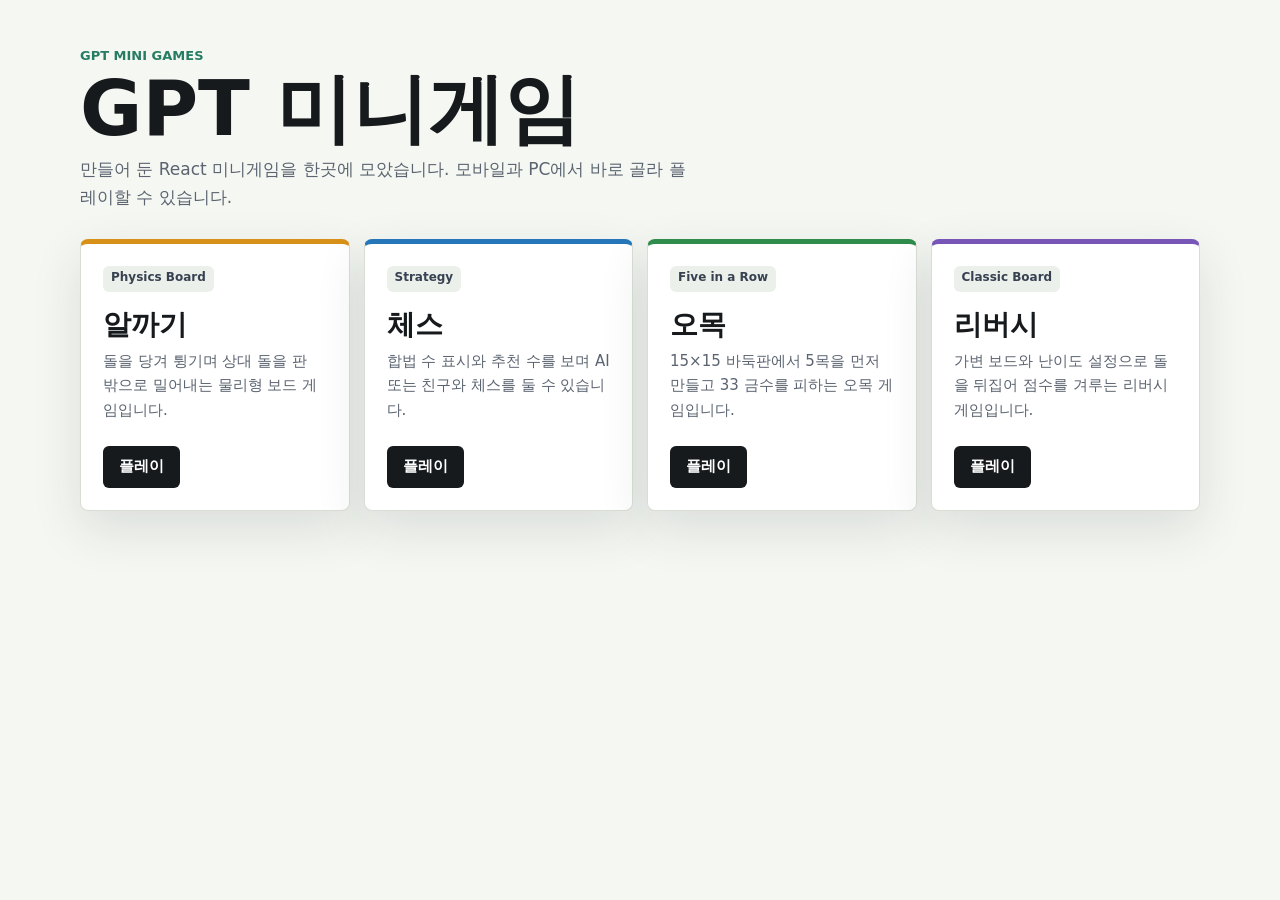
<file: index.html>
<!doctype html>
<html lang="ko">
<head>
  <meta charset="utf-8" />
  <meta name="viewport" content="width=device-width, initial-scale=1" />
  <title>GPT 미니게임</title>
  <link rel="stylesheet" href="./assets/launcher.css" />
</head>
<body>
  <main class="site-shell">
    <header class="site-header">
      <p class="eyebrow">GPT Mini Games</p>
      <h1>GPT 미니게임</h1>
      <p class="intro">만들어 둔 React 미니게임을 한곳에 모았습니다. 모바일과 PC에서 바로 골라 플레이할 수 있습니다.</p>
    </header>

    <section class="game-grid" aria-label="게임 목록">
      <article class="game-card" data-accent="amber">
        <div class="card-meta">Physics Board</div>
        <h2>알까기</h2>
        <p>돌을 당겨 튕기며 상대 돌을 판 밖으로 밀어내는 물리형 보드 게임입니다.</p>
        <a class="play-button" href="./games/alkkagi/index.html" aria-label="알까기 플레이">플레이</a>
      </article>

      <article class="game-card" data-accent="sky">
        <div class="card-meta">Strategy</div>
        <h2>체스</h2>
        <p>합법 수 표시와 추천 수를 보며 AI 또는 친구와 체스를 둘 수 있습니다.</p>
        <a class="play-button" href="./games/chess/index.html" aria-label="체스 플레이">플레이</a>
      </article>

      <article class="game-card" data-accent="green">
        <div class="card-meta">Five in a Row</div>
        <h2>오목</h2>
        <p>15×15 바둑판에서 5목을 먼저 만들고 33 금수를 피하는 오목 게임입니다.</p>
        <a class="play-button" href="./games/omok/index.html" aria-label="오목 플레이">플레이</a>
      </article>

      <article class="game-card" data-accent="violet">
        <div class="card-meta">Classic Board</div>
        <h2>리버시</h2>
        <p>가변 보드와 난이도 설정으로 돌을 뒤집어 점수를 겨루는 리버시 게임입니다.</p>
        <a class="play-button" href="./games/reversi/index.html" aria-label="리버시 플레이">플레이</a>
      </article>
    </section>
  </main>
</body>
</html>
</file>
<file: assets/launcher.css>
:root {
  color-scheme: light;
  --bg: #f5f7f2;
  --ink: #161a1d;
  --muted: #5b6470;
  --line: #d8ded4;
  --panel: #ffffff;
  --shadow: 0 18px 50px rgba(28, 38, 49, 0.12);
}

* { box-sizing: border-box; }

html { min-height: 100%; }

body {
  min-height: 100%;
  margin: 0;
  color: var(--ink);
  background: var(--bg);
  font-family: Inter, ui-sans-serif, system-ui, -apple-system, BlinkMacSystemFont, "Segoe UI", sans-serif;
}

.site-shell {
  width: min(1120px, calc(100% - 32px));
  margin: 0 auto;
  padding: 48px 0;
}

.site-header {
  display: grid;
  gap: 10px;
  max-width: 760px;
  margin-bottom: 28px;
}

.eyebrow {
  margin: 0;
  color: #277c64;
  font-size: 13px;
  font-weight: 900;
  letter-spacing: 0;
  text-transform: uppercase;
}

h1 {
  margin: 0;
  font-size: clamp(36px, 6vw, 76px);
  line-height: 0.95;
  letter-spacing: 0;
}

.intro {
  margin: 0;
  max-width: 620px;
  color: var(--muted);
  font-size: 17px;
  line-height: 1.65;
}

.game-grid {
  display: grid;
  grid-template-columns: repeat(4, minmax(0, 1fr));
  gap: 14px;
}

.game-card {
  display: grid;
  min-height: 248px;
  padding: 22px;
  border: 1px solid var(--line);
  border-radius: 8px;
  background: var(--panel);
  box-shadow: var(--shadow);
}

.game-card h2 {
  margin: 18px 0 8px;
  font-size: 28px;
  line-height: 1.1;
  letter-spacing: 0;
}

.game-card p {
  margin: 0;
  color: var(--muted);
  font-size: 15px;
  line-height: 1.62;
}

.card-meta {
  width: fit-content;
  height: 26px;
  padding: 4px 8px;
  border-radius: 6px;
  background: #ecf0ea;
  color: #374151;
  font-size: 12px;
  font-weight: 900;
}

.play-button {
  align-self: end;
  justify-self: start;
  display: inline-flex;
  min-height: 42px;
  align-items: center;
  justify-content: center;
  margin-top: 24px;
  padding: 0 16px;
  border-radius: 6px;
  background: #161a1d;
  color: #ffffff;
  text-decoration: none;
  font-size: 15px;
  font-weight: 900;
}

.play-button:hover,
.play-button:focus-visible {
  background: #277c64;
  outline: none;
}

.game-card[data-accent="amber"] { border-top: 5px solid #d89118; }
.game-card[data-accent="sky"] { border-top: 5px solid #2577b9; }
.game-card[data-accent="green"] { border-top: 5px solid #2f8c4c; }
.game-card[data-accent="violet"] { border-top: 5px solid #7856b8; }

@media (max-width: 980px) {
  .game-grid { grid-template-columns: repeat(2, minmax(0, 1fr)); }
}

@media (max-width: 620px) {
  .site-shell { width: min(100% - 24px, 1120px); padding: 28px 0; }
  .site-header { margin-bottom: 20px; }
  .intro { font-size: 15px; }
  .game-grid { grid-template-columns: 1fr; gap: 12px; }
  .game-card { min-height: 218px; padding: 18px; }
  .game-card h2 { font-size: 25px; }
  .play-button { width: 100%; }
}
</file>
